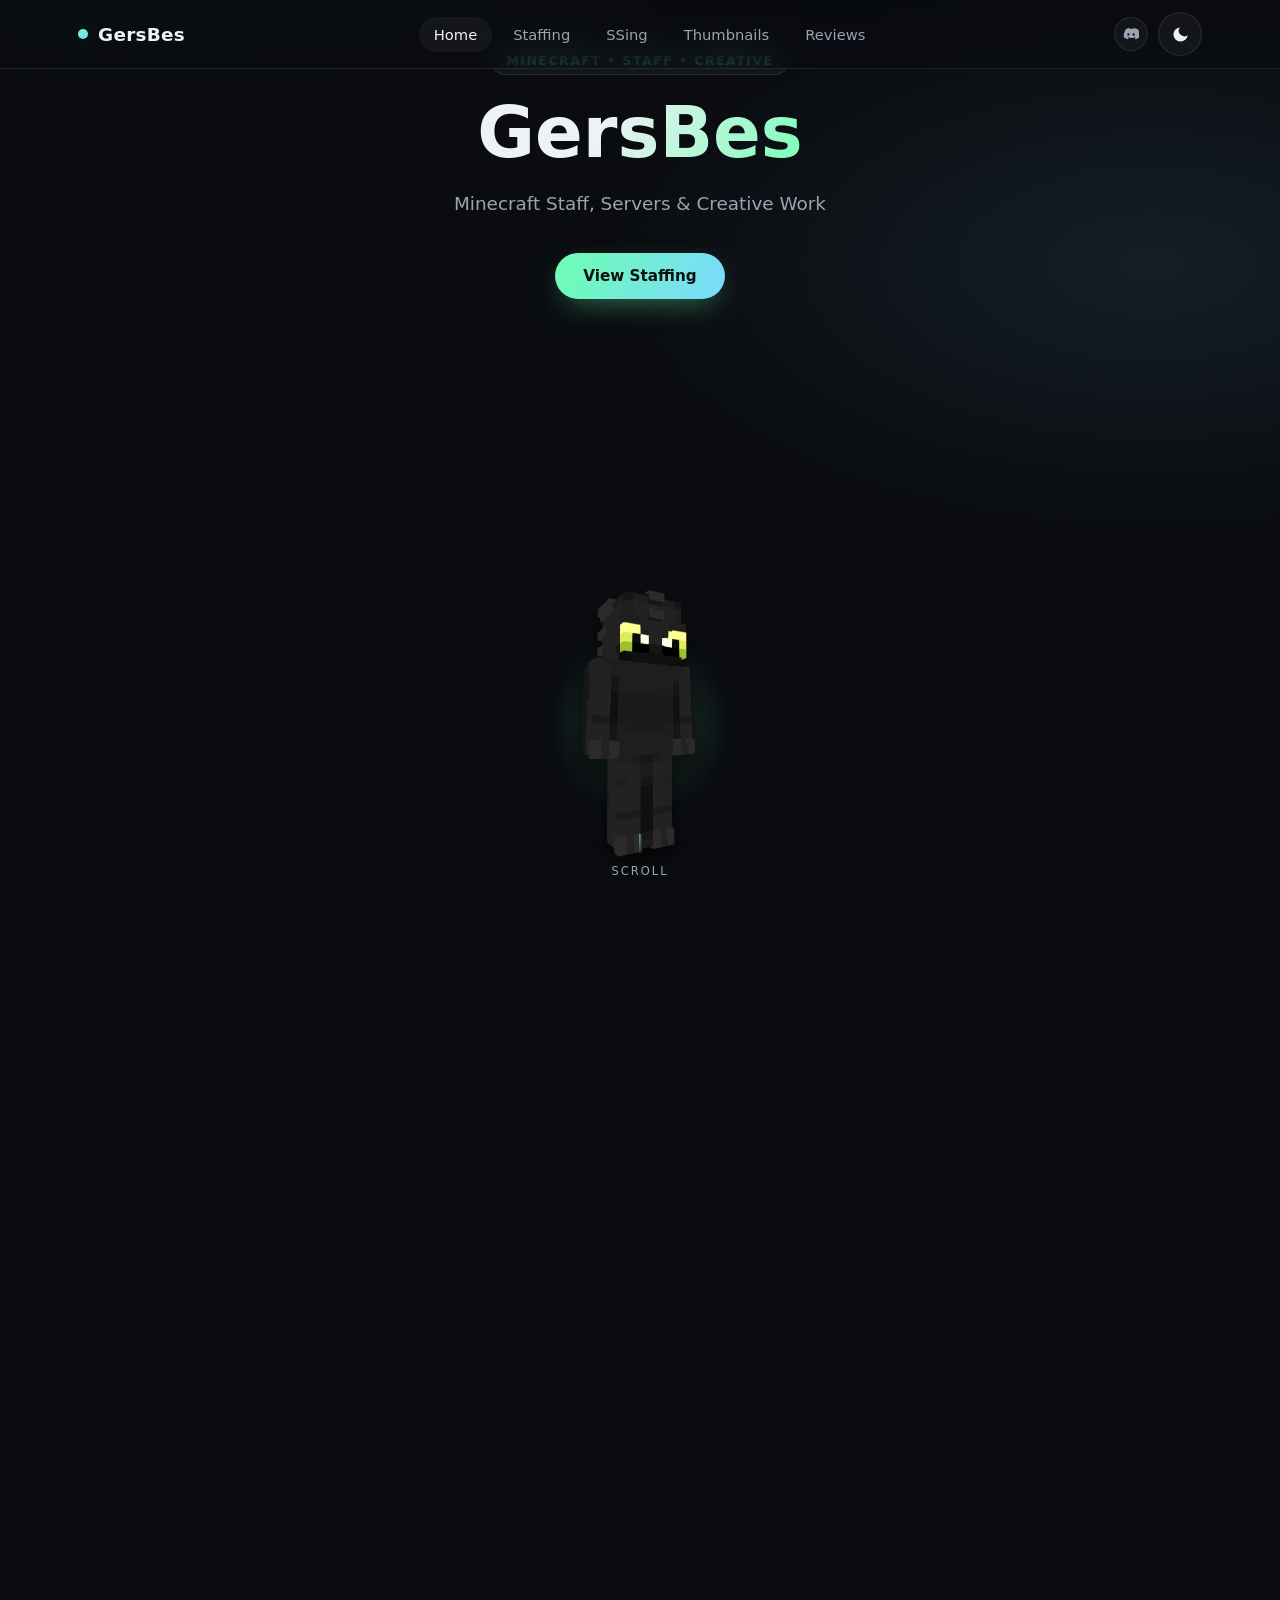
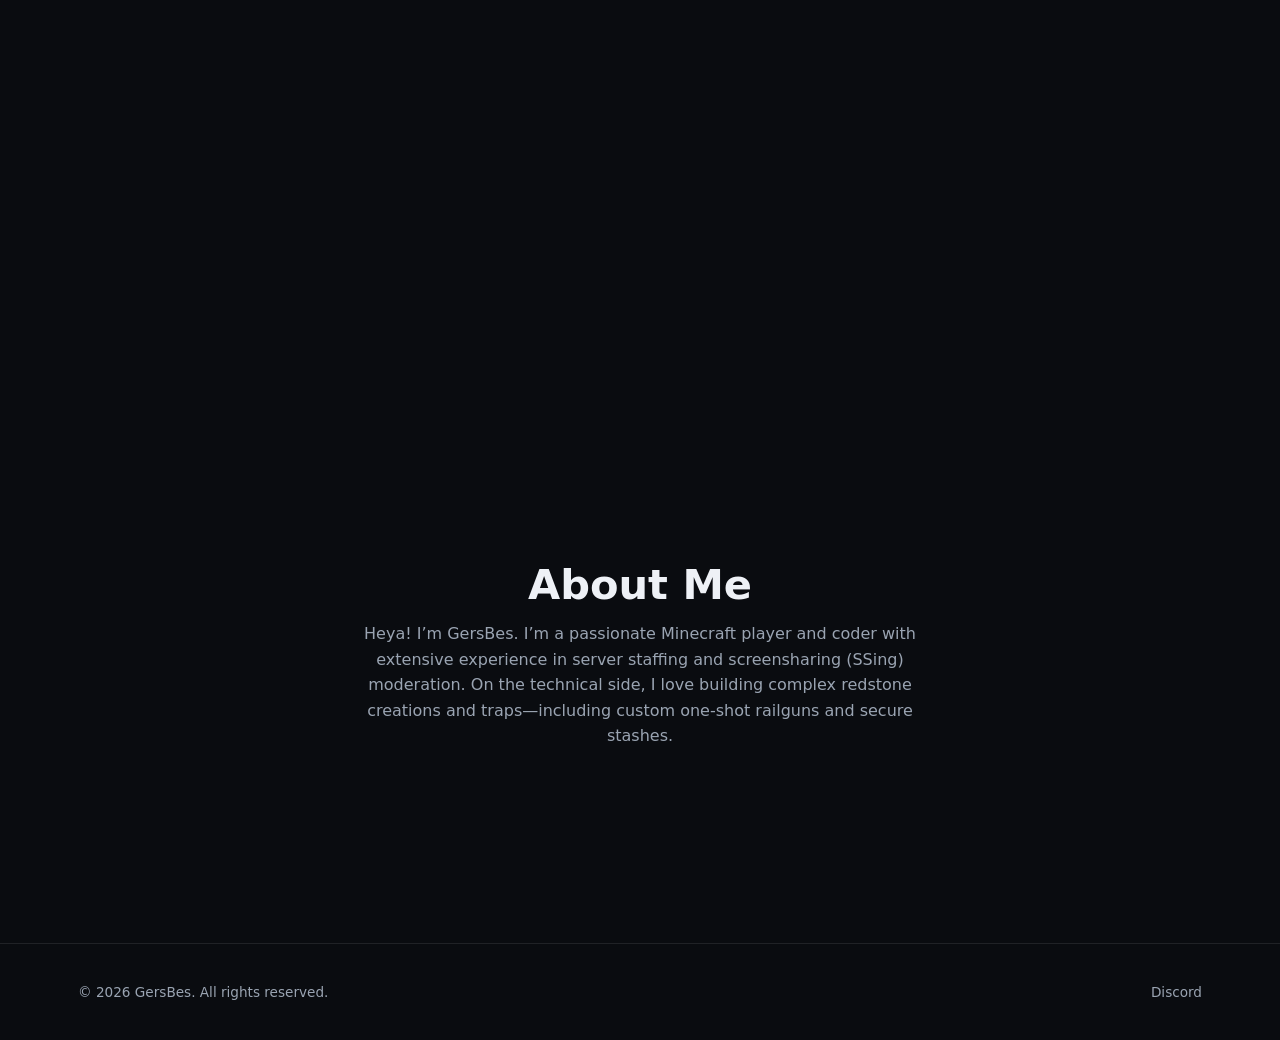
<file: index.html>
<!DOCTYPE html>
<html lang="en" data-theme="dark">
<head>
<meta charset="UTF-8">
<meta name="viewport" content="width=device-width, initial-scale=1.0">
<title>GersBes — Minecraft Staffing</title>
<link rel="icon" href="assets/icons/favicon.png">
<link rel="stylesheet" href="css/style.css">
</head>
<body data-page="index.html">

<header class="navbar" id="siteNav"></header>

<main>
  <section class="hero" id="heroSection">
    <div class="hero-pin" id="heroPin">
      <div class="container hero-inner">
        <div class="hero-heading reveal">
          <span class="hero-tag">Minecraft • Staff • Creative</span>
          <h1 class="hero-title" id="heroTitle">GersBes</h1>
          <p class="hero-subtitle" id="heroSubtitle">Minecraft Staff, Servers &amp; Creative Work</p>
          <a class="btn" id="heroBtn" href="staffing.html">View Staffing</a>
        </div>

        <div class="carousel-stage-wrap">
          <button class="arrow arrow-left" id="carouselPrev" type="button" aria-label="Previous">&#10094;</button>

          <div class="carousel-stage" id="carouselStage">
            <div class="skin-glow"></div>
            <div id="skin_container">
              <canvas id="skin_canvas"></canvas>
            </div>
            <div class="skin-shadow"></div>
          </div>

          <button class="arrow arrow-right" id="carouselNext" type="button" aria-label="Next">&#10095;</button>
        </div>

        <div class="carousel-dots-wrap" id="carouselDotsWrap">
          <div class="carousel-dots" id="carouselDots"></div>
        </div>

        <div class="grow-hint" id="growHint"><span></span>SCROLL</div>
      </div>
    </div>
  </section>

  <section id="about">
    <div class="container">
      <div class="section-head reveal">
        <h2 id="aboutTitle">About Me</h2>
        <p id="aboutText">Edit this text in content.js</p>
      </div>
    </div>
  </section>
</main>

<footer id="siteFooter"></footer>

<script src="js/lib/skinview3d.bundle.js"></script>
<script src="js/content.js"></script>
<script src="js/editor.js"></script>
<script src="js/main.js"></script>
</body>
</html>
</file>
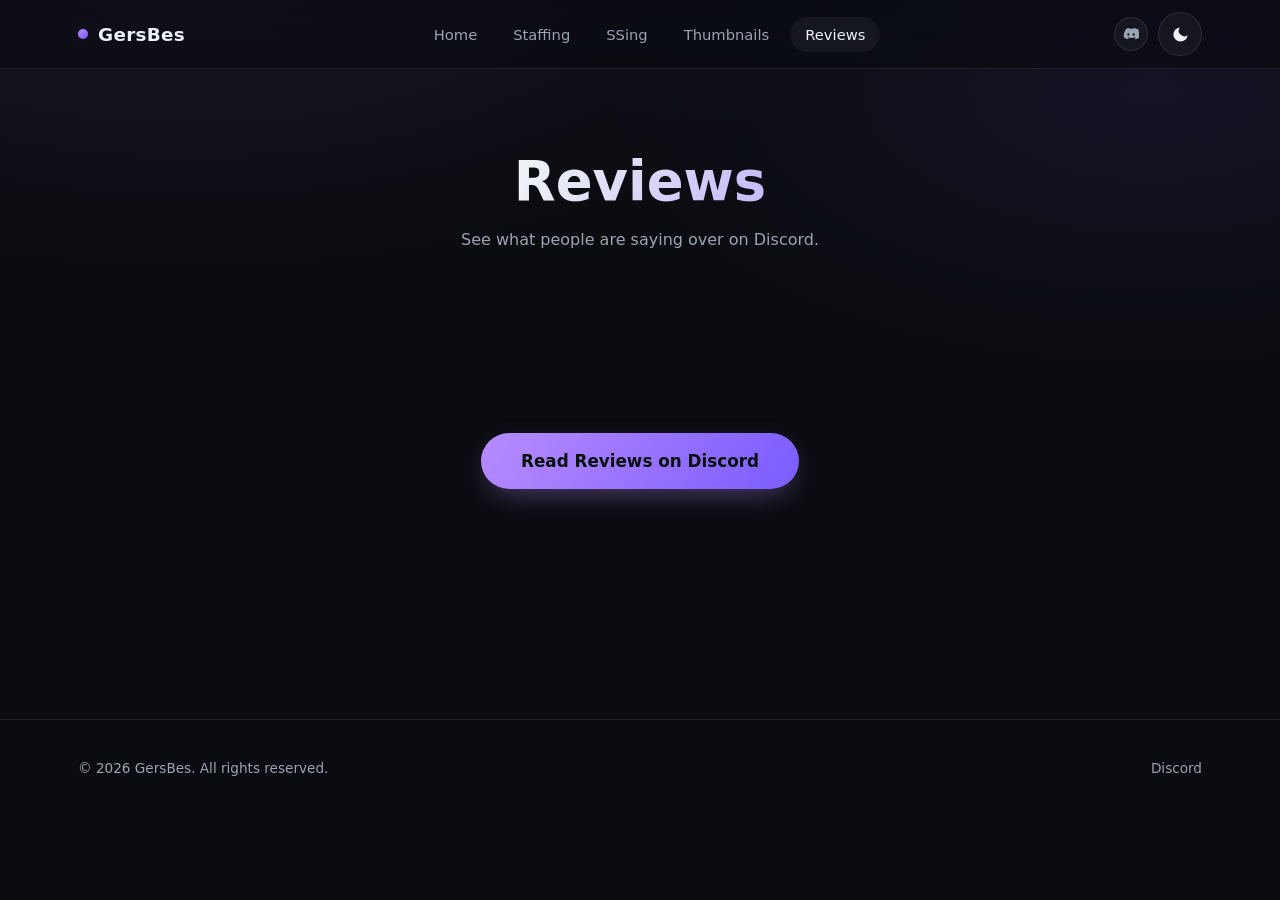
<file: reviews.html>
<!DOCTYPE html>
<html lang="en" data-theme="dark">
<head>
<meta charset="UTF-8">
<meta name="viewport" content="width=device-width, initial-scale=1.0">
<title>Reviews — GersBes</title>
<link rel="icon" href="assets/icons/favicon.png">
<link rel="stylesheet" href="css/style.css">
</head>
<body data-page="reviews.html">

<header class="navbar" id="siteNav"></header>

<main>
  <section class="page-header">
    <div class="container">
      <h1 id="pageTitle">Reviews</h1>
      <p id="pageIntro">What clients and server owners are saying.</p>
    </div>
  </section>

  <section>
    <div class="container">
      <div class="reviews-button-wrap reveal">
        <a class="btn btn-large" id="reviewsBtn" href="#" target="_blank" rel="noopener">Read Reviews on Discord</a>
      </div>
    </div>
  </section>
</main>

<footer id="siteFooter"></footer>

<script src="js/content.js"></script>
<script src="js/editor.js"></script>
<script src="js/main.js"></script>
</body>
</html>
</file>
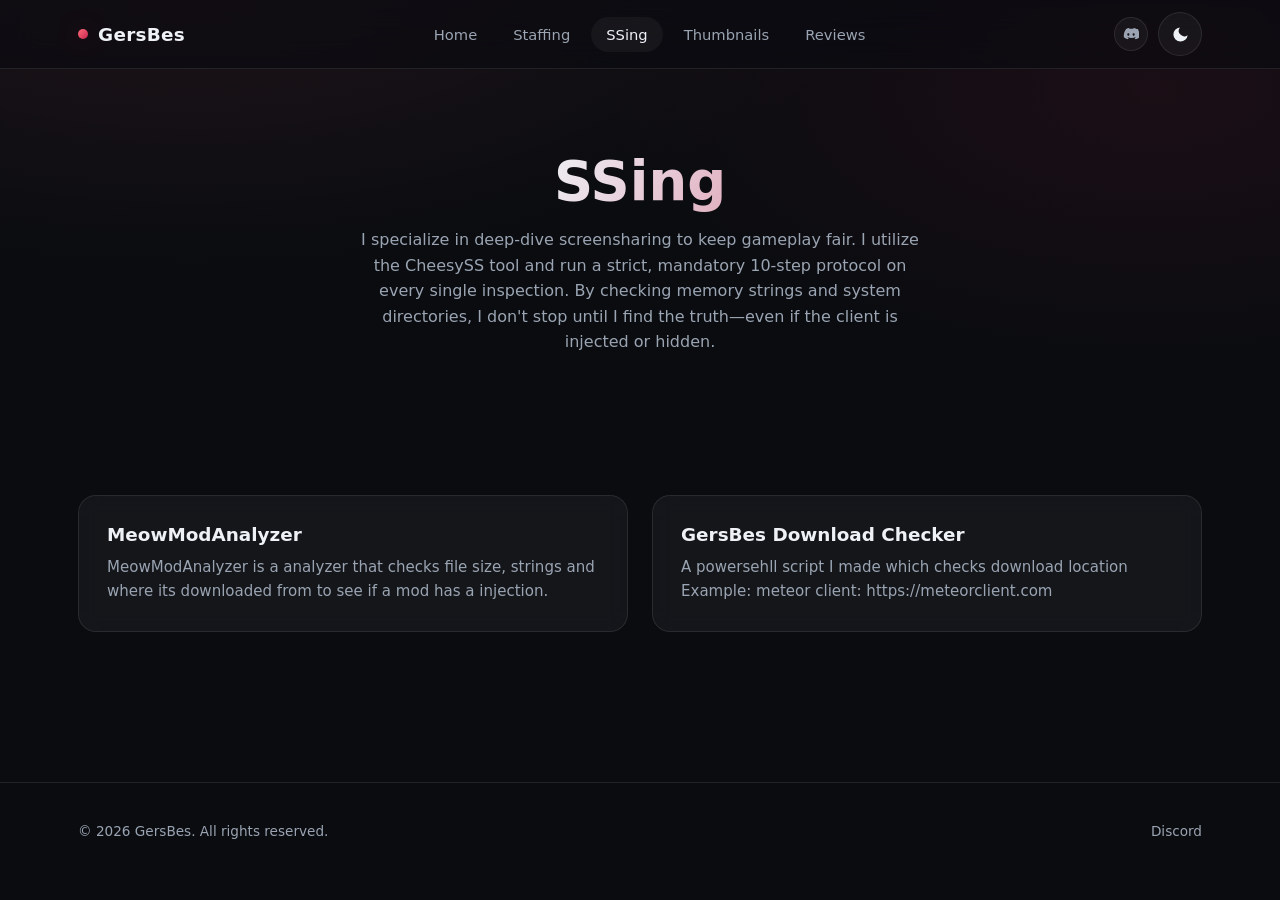
<file: ssing.html>
<!DOCTYPE html>
<html lang="en" data-theme="dark">
<head>
<meta charset="UTF-8">
<meta name="viewport" content="width=device-width, initial-scale=1.0">
<title>SSing — GersBes</title>
<link rel="icon" href="assets/icons/favicon.png">
<link rel="stylesheet" href="css/style.css">
</head>
<body data-page="ssing.html">

<header class="navbar" id="siteNav"></header>

<main>
  <section class="page-header">
    <div class="container">
      <h1 id="pageTitle">SSing</h1>
      <p id="pageIntro">Edit this text in content.js</p>
    </div>
  </section>

  <section>
    <div class="container">
      <div class="grid" id="ssingGrid"></div>
    </div>
  </section>
</main>

<footer id="siteFooter"></footer>

<script src="js/content.js"></script>
<script src="js/editor.js"></script>
<script src="js/main.js"></script>
</body>
</html>
</file>
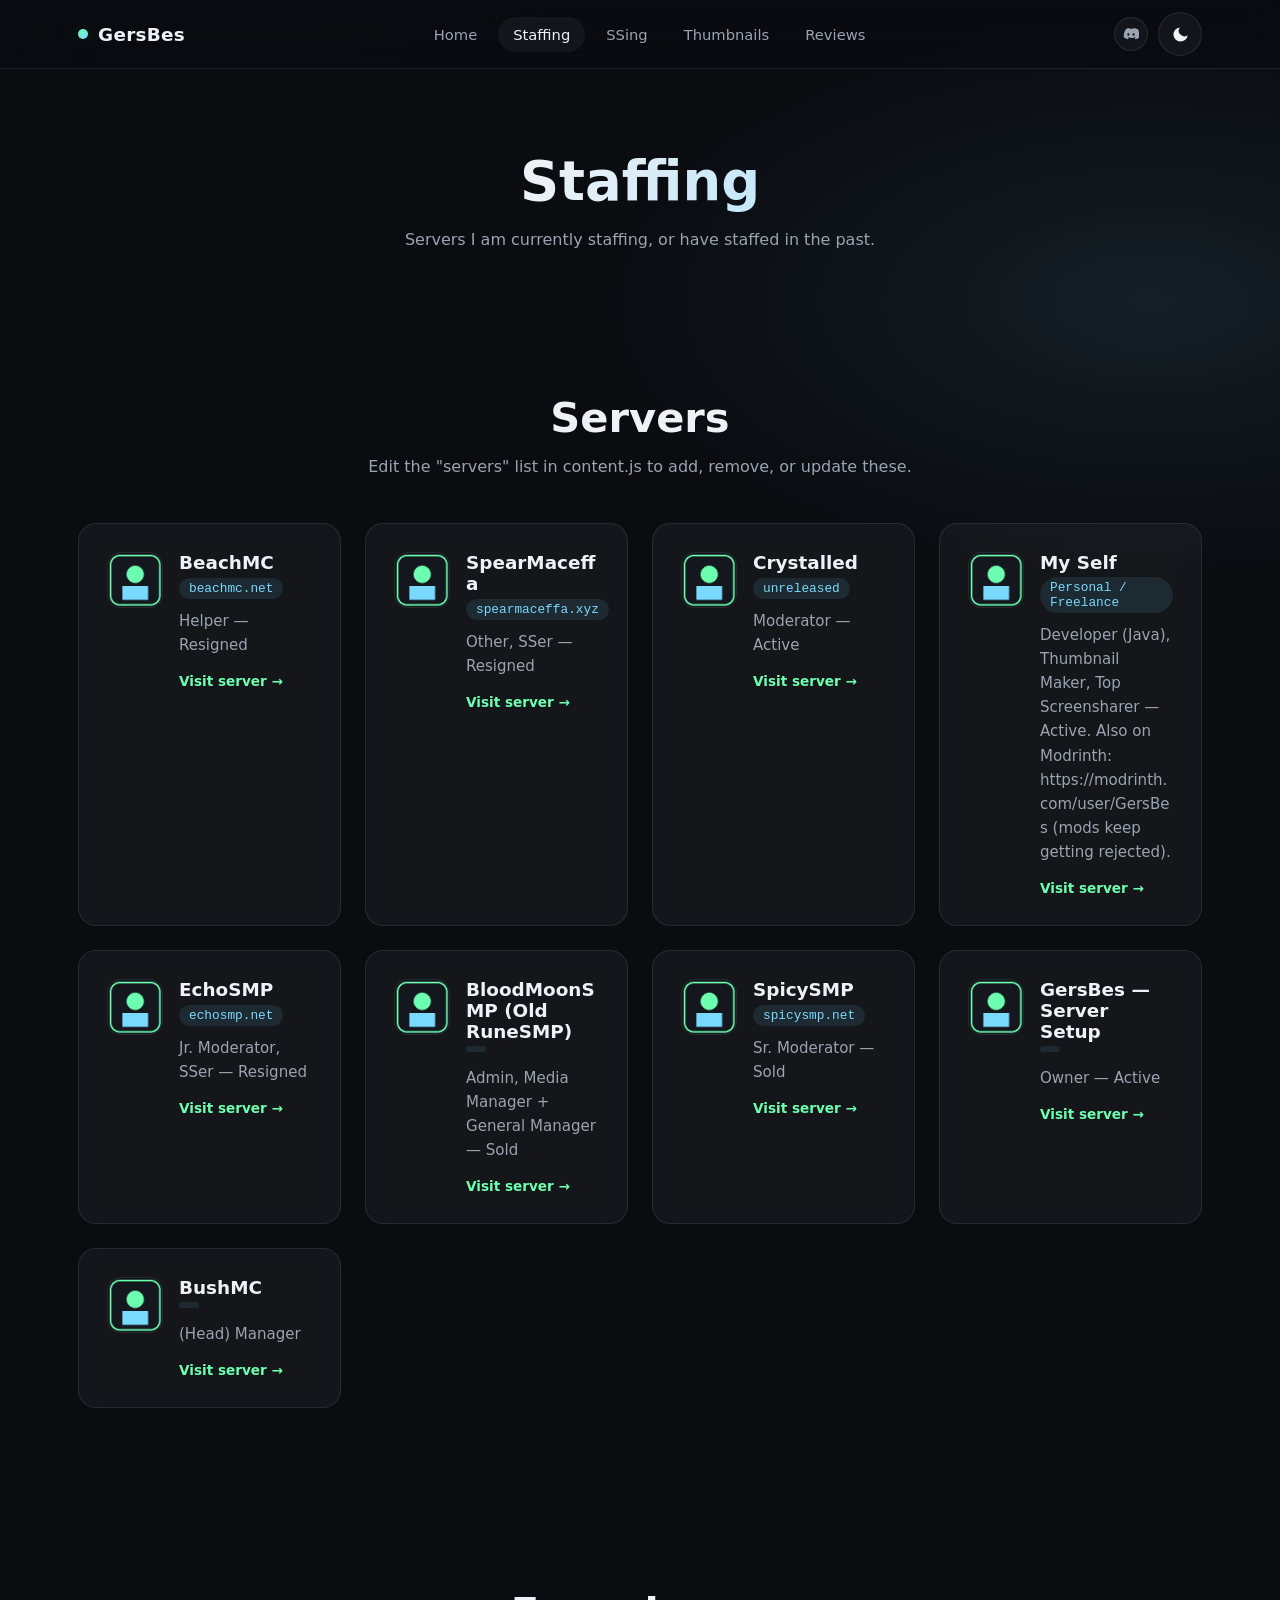
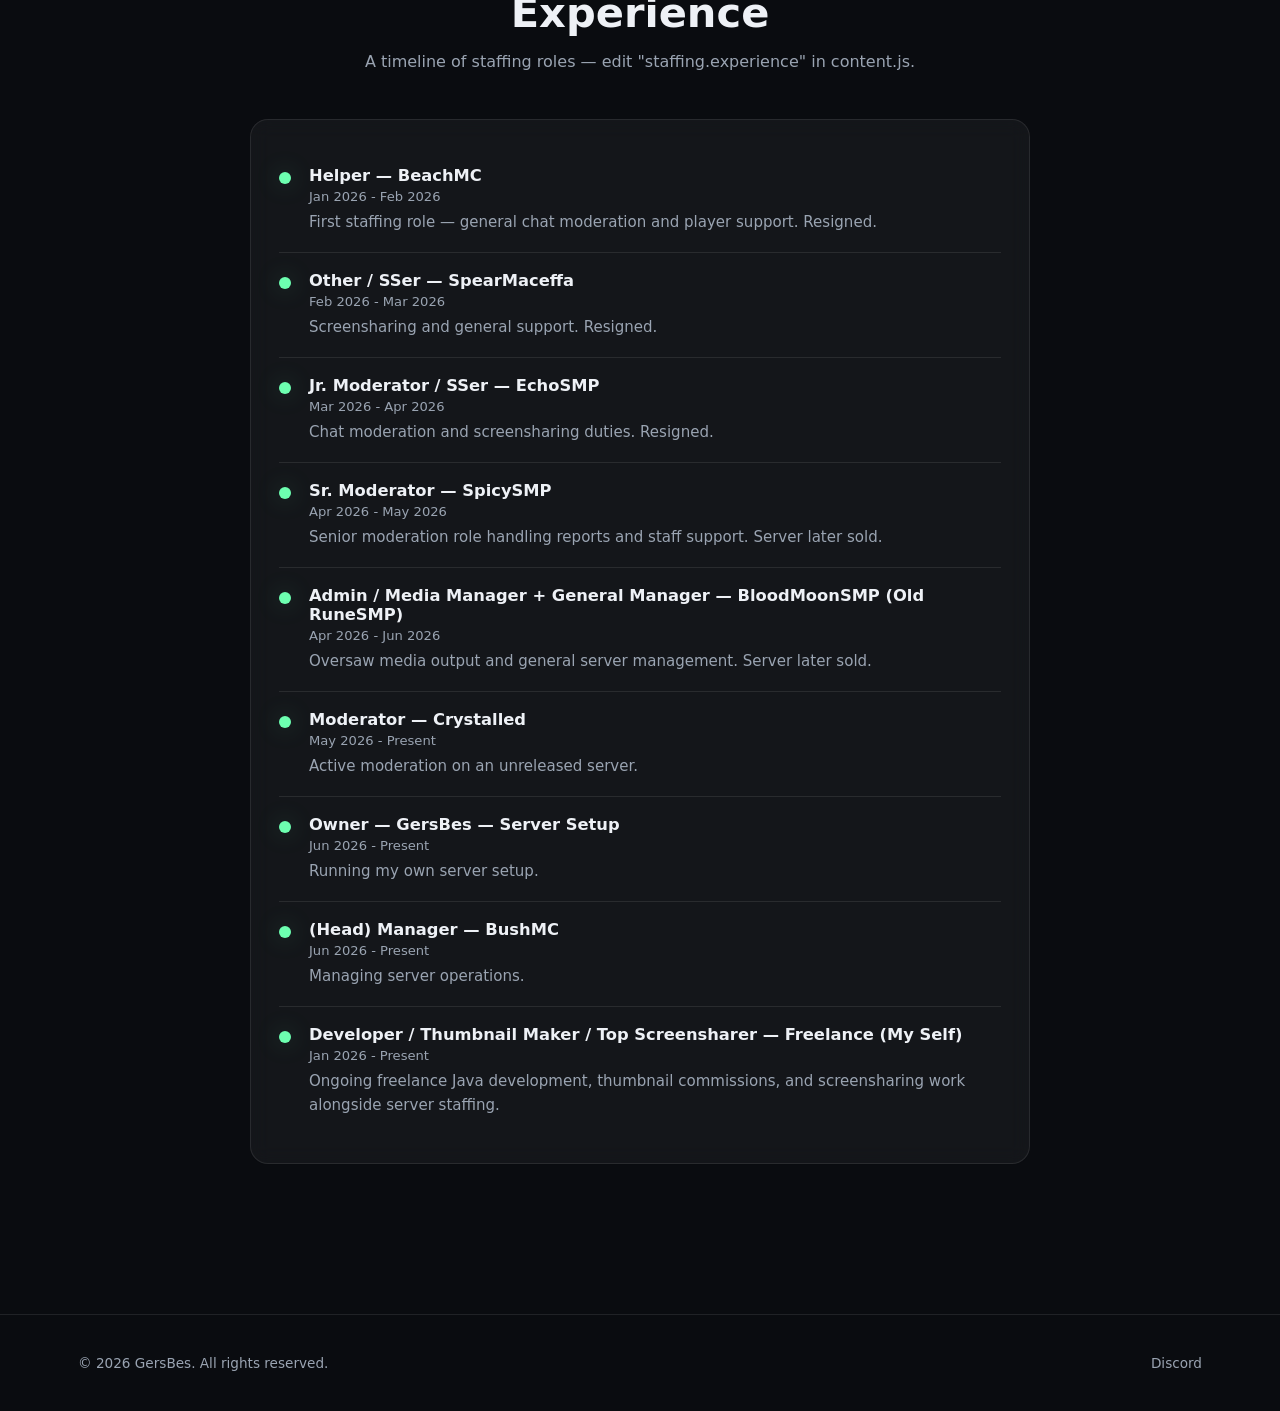
<file: staffing.html>
<!DOCTYPE html>
<html lang="en" data-theme="dark">
<head>
<meta charset="UTF-8">
<meta name="viewport" content="width=device-width, initial-scale=1.0">
<title>Staffing — GersBes</title>
<link rel="icon" href="assets/icons/favicon.png">
<link rel="stylesheet" href="css/style.css">
</head>
<body data-page="staffing.html">

<header class="navbar" id="siteNav"></header>

<main>
  <section class="page-header">
    <div class="container">
      <h1 id="pageTitle">Staffing</h1>
      <p id="pageIntro">Servers I currently staff or have staffed.</p>
    </div>
  </section>

  <section>
    <div class="container">
      <div class="section-head reveal">
        <h2>Servers</h2>
        <p>Edit the "servers" list in content.js to add, remove, or update these.</p>
      </div>
      <div class="grid" id="serverGrid"></div>
    </div>
  </section>

  <section>
    <div class="container">
      <div class="section-head reveal">
        <h2>Experience</h2>
        <p>A timeline of staffing roles — edit "staffing.experience" in content.js.</p>
      </div>
      <div class="card reveal" id="timelineList" style="max-width:780px;margin:0 auto;"></div>
    </div>
  </section>
</main>

<footer id="siteFooter"></footer>

<script src="js/content.js"></script>
<script src="js/editor.js"></script>
<script src="js/main.js"></script>
</body>
</html>
</file>
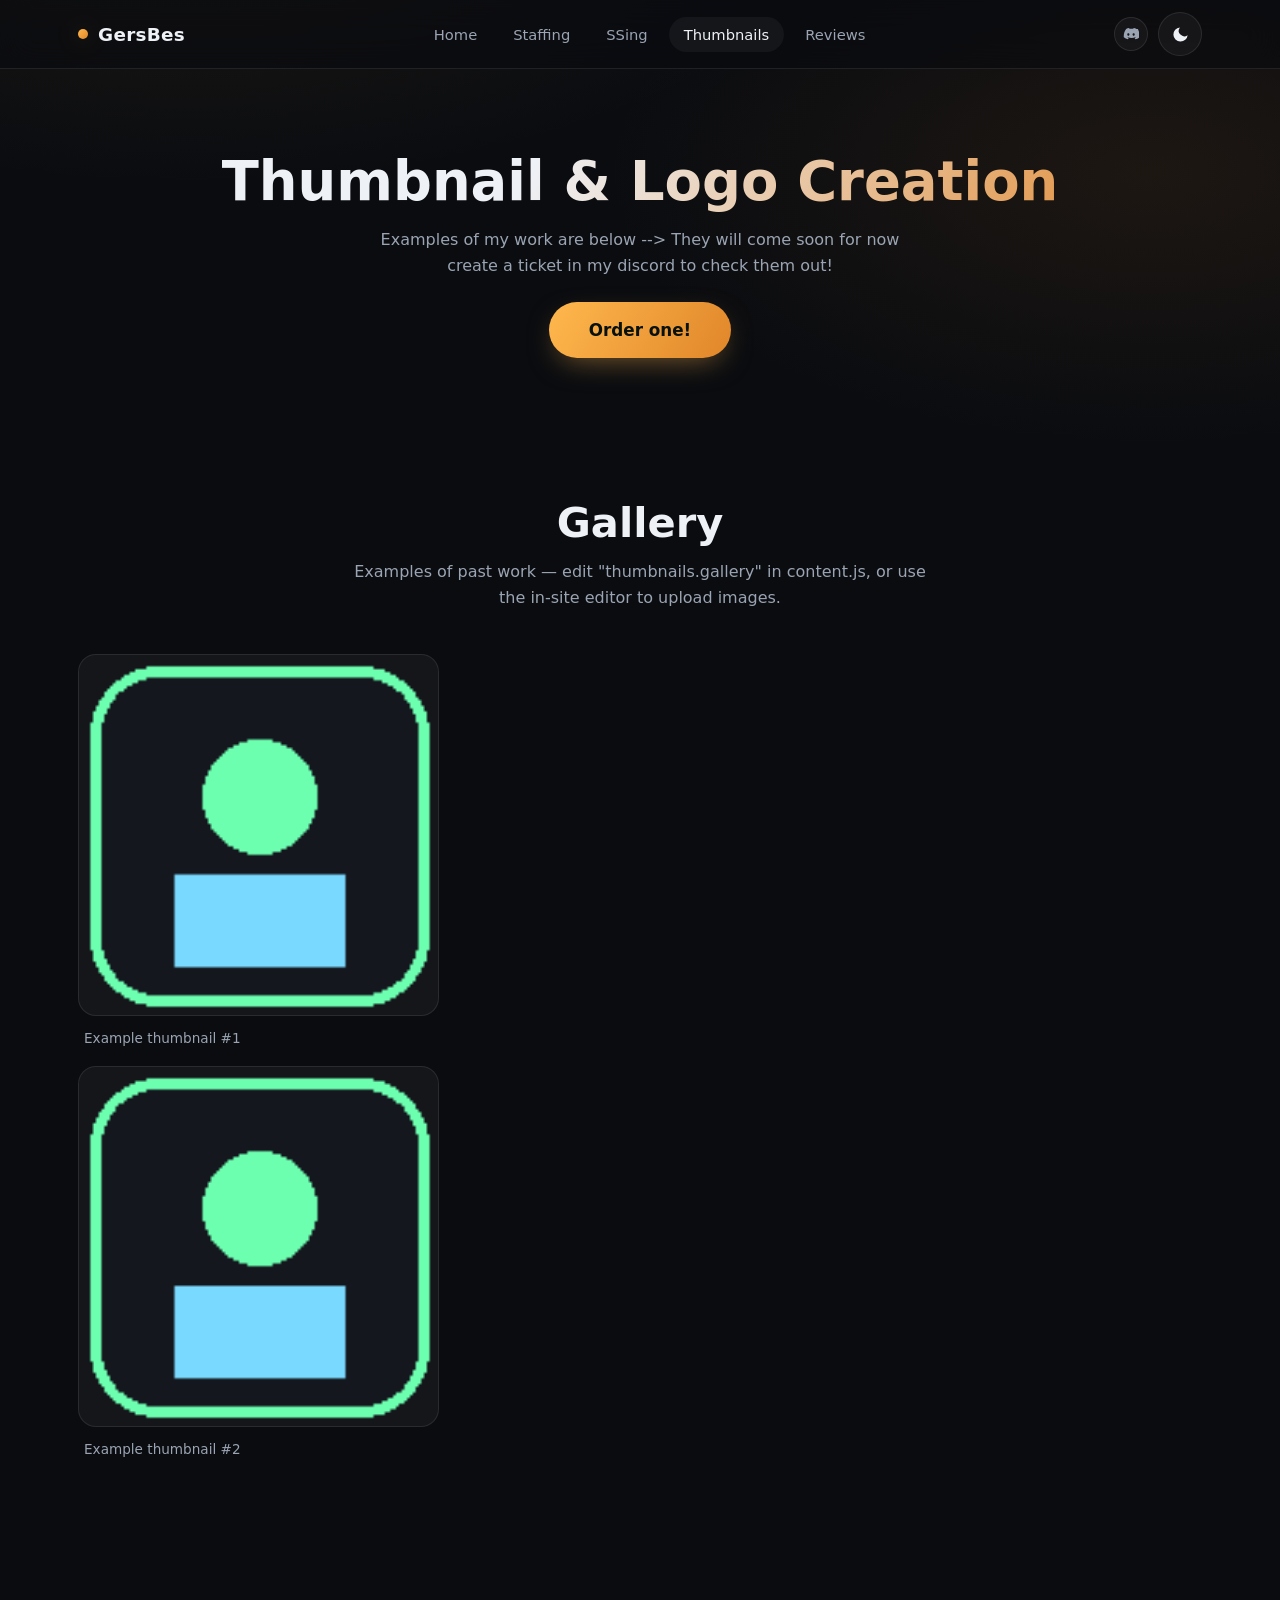
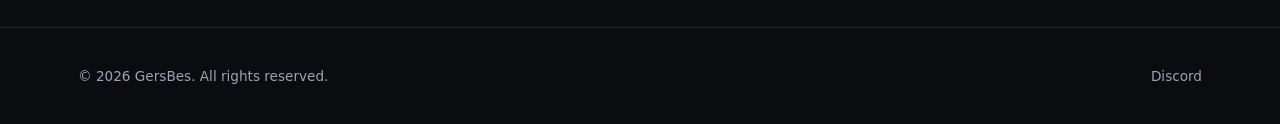
<file: thumbnails.html>
<!DOCTYPE html>
<html lang="en" data-theme="dark">
<head>
<meta charset="UTF-8">
<meta name="viewport" content="width=device-width, initial-scale=1.0">
<title>Thumbnails & Logos — GersBes</title>
<link rel="icon" href="assets/icons/favicon.png">
<link rel="stylesheet" href="css/style.css">
</head>
<body data-page="thumbnails.html">

<header class="navbar" id="siteNav"></header>

<main>
  <section class="page-header">
    <div class="container">
      <h1 id="pageTitle">Thumbnail &amp; Logo Creation</h1>
      <p id="pageIntro">Edit this text in content.js</p>
      <a class="btn btn-large" id="orderBtn" href="#" target="_blank" rel="noopener" style="margin-top:24px;">Order one!</a>
    </div>
  </section>

  <section>
    <div class="container">
      <div class="section-head reveal">
        <h2>Gallery</h2>
        <p>Examples of past work — edit "thumbnails.gallery" in content.js, or use the in-site editor to upload images.</p>
      </div>
      <div class="masonry-grid" id="galleryGrid"></div>
    </div>
  </section>
</main>

<footer id="siteFooter"></footer>

<script src="js/content.js"></script>
<script src="js/editor.js"></script>
<script src="js/main.js"></script>
</body>
</html>
</file>
<file: css/style.css>
/* ==========================================================================
   GersBes — Minecraft Staffing Site
   Design: dark-first, glassmorphic cards, neon accent glow, smooth reveal
   animations on scroll, light/dark toggle.
   ========================================================================== */

:root{
  --accent: #6dffb0;
  --accent-2: #7ad9ff;
  --accent-3: #b78bff;

  --bg: #0a0c10;
  --bg-2: #0f1319;
  --panel: rgba(255,255,255,0.045);
  --panel-border: rgba(255,255,255,0.09);
  --panel-hover: rgba(255,255,255,0.08);
  --text: #eef1f6;
  --text-dim: #9aa4b2;
  --shadow: rgba(0,0,0,0.45);
  --nav-bg: rgba(10,12,16,0.65);
  --glow: 0 0 24px color-mix(in srgb, var(--accent) 25%, transparent);
  --radius: 18px;
}

html[data-theme="light"]{
  --bg: #f4f6fb;
  --bg-2: #eaeef6;
  --panel: rgba(255,255,255,0.7);
  --panel-border: rgba(20,25,40,0.08);
  --panel-hover: rgba(255,255,255,0.9);
  --text: #12151c;
  --text-dim: #565f6f;
  --shadow: rgba(20,30,60,0.12);
  --nav-bg: rgba(244,246,251,0.7);
  --glow: 0 0 24px color-mix(in srgb, var(--accent) 18%, transparent);
}

*{ box-sizing:border-box; }
html{ scroll-behavior:smooth; }

body{
  margin:0;
  font-family:'Segoe UI', system-ui, -apple-system, 'Inter', Roboto, sans-serif;
  background:
    radial-gradient(1200px 600px at 15% -10%, color-mix(in srgb, var(--accent) 10%, transparent), transparent 60%),
    radial-gradient(1000px 500px at 90% 10%, color-mix(in srgb, var(--accent-2) 9%, transparent), transparent 55%),
    var(--bg);
  color:var(--text);
  min-height:100vh;
  transition:background-color .4s ease, color .4s ease;
  overflow-x:hidden;
}

a{ color:inherit; text-decoration:none; }
img{ max-width:100%; display:block; }
ul{ margin:0; padding:0; list-style:none; }

.container{
  max-width:1180px;
  margin:0 auto;
  padding:0 28px;
}

/* ---------------------------- NAVBAR ---------------------------- */
.navbar{
  position:fixed;
  top:0; left:0; right:0;
  z-index:100;
  backdrop-filter:blur(16px) saturate(140%);
  -webkit-backdrop-filter:blur(16px) saturate(140%);
  background:var(--nav-bg);
  border-bottom:1px solid var(--panel-border);
  transition:background-color .4s ease, border-color .4s ease;
}
.navbar .container{
  display:flex;
  align-items:center;
  justify-content:space-between;
  height:68px;
}
.brand{
  display:flex;
  align-items:center;
  gap:10px;
  font-weight:700;
  font-size:1.15rem;
  letter-spacing:.3px;
}
.brand-dot{
  width:10px; height:10px; border-radius:50%;
  background:linear-gradient(135deg, var(--accent), var(--accent-2));
  box-shadow:var(--glow);
}
.nav-links{
  display:flex;
  align-items:center;
  gap:6px;
}
.nav-links a{
  padding:9px 15px;
  border-radius:999px;
  font-size:.92rem;
  font-weight:500;
  color:var(--text-dim);
  transition:all .25s ease;
}
.nav-links a:hover, .nav-links a.active{
  color:var(--text);
  background:var(--panel);
}
.nav-right{
  display:flex;
  align-items:center;
  gap:10px;
}
.social-icons{ display:flex; gap:8px; }
.social-icons a{
  width:34px; height:34px;
  display:flex; align-items:center; justify-content:center;
  border-radius:50%;
  background:var(--panel);
  border:1px solid var(--panel-border);
  color:var(--text-dim);
  transition:all .25s ease;
}
.social-icons a:hover{
  color:var(--accent);
  border-color:var(--accent);
  transform:translateY(-2px);
  box-shadow:var(--glow);
}
.social-icons svg{ width:16px; height:16px; fill:currentColor; }

.theme-toggle{
  width:44px; height:44px;
  border-radius:50%;
  border:1px solid var(--panel-border);
  background:var(--panel);
  color:var(--text);
  cursor:pointer;
  display:flex; align-items:center; justify-content:center;
  transition:all .3s ease;
}
.theme-toggle:hover{ border-color:var(--accent); box-shadow:var(--glow); }
.theme-toggle svg{ width:19px; height:19px; }
.theme-toggle .sun{ display:none; }
html[data-theme="light"] .theme-toggle .moon{ display:none; }
html[data-theme="light"] .theme-toggle .sun{ display:block; }

.burger{
  display:none;
  width:40px; height:40px;
  border-radius:10px;
  border:1px solid var(--panel-border);
  background:var(--panel);
  color:var(--text);
  cursor:pointer;
  align-items:center;
  justify-content:center;
}

/* ---------------------------- HERO / SKIN ---------------------------- */
.hero{
  position:relative;
  padding:170px 0 90px;
  display:flex;
  align-items:center;
  gap:50px;
  min-height:92vh;
}
.hero .container{
  display:flex;
  align-items:center;
  justify-content:space-between;
  gap:40px;
  flex-wrap:wrap;
  width:100%;
}
.hero-text{ flex:1 1 420px; }
.hero-tag{
  display:inline-block;
  padding:6px 14px;
  border-radius:999px;
  background:var(--panel);
  border:1px solid var(--panel-border);
  color:var(--accent);
  font-size:.78rem;
  font-weight:700;
  letter-spacing:1.5px;
  text-transform:uppercase;
  margin-bottom:22px;
}
.hero-title{
  font-size:clamp(2.6rem, 6vw, 4.4rem);
  font-weight:800;
  line-height:1.05;
  margin:0 0 18px;
  background:linear-gradient(120deg, var(--text) 40%, var(--accent) 100%);
  -webkit-background-clip:text;
  background-clip:text;
  -webkit-text-fill-color:transparent;
}
.hero-subtitle{
  font-size:1.15rem;
  color:var(--text-dim);
  max-width:480px;
  margin-bottom:34px;
  line-height:1.6;
}
.btn{
  display:inline-flex;
  align-items:center;
  gap:8px;
  padding:14px 28px;
  border-radius:999px;
  background:linear-gradient(120deg, var(--accent), var(--accent-2));
  color:#08110c;
  font-weight:700;
  font-size:.95rem;
  border:none;
  cursor:pointer;
  transition:transform .25s ease, box-shadow .25s ease;
  box-shadow:0 10px 30px -10px color-mix(in srgb, var(--accent) 50%, transparent);
}
.btn:hover{ transform:translateY(-3px); box-shadow:0 16px 36px -8px color-mix(in srgb, var(--accent) 60%, transparent); }
.btn.secondary{
  background:var(--panel);
  color:var(--text);
  border:1px solid var(--panel-border);
  box-shadow:none;
}
.btn.secondary:hover{ border-color:var(--accent); color:var(--accent); }

.skin-glow{
  position:absolute;
  width:340px; height:340px;
  border-radius:50%;
  background:radial-gradient(circle, color-mix(in srgb, var(--accent) 22%, transparent), transparent 70%);
  filter:blur(10px);
  animation:pulseGlow 4.5s ease-in-out infinite;
}
@keyframes pulseGlow{
  0%,100%{ transform:scale(1); opacity:.8; }
  50%{ transform:scale(1.12); opacity:1; }
}


/* ---------------------------- SECTIONS ---------------------------- */
section{ padding:90px 0; position:relative; }
.section-head{ margin-bottom:44px; text-align:center; }
.section-head h2{
  font-size:clamp(1.8rem,3.6vw,2.6rem);
  font-weight:800;
  margin:0 0 12px;
}
.section-head p{
  color:var(--text-dim);
  max-width:600px;
  margin:0 auto;
  line-height:1.6;
}

.reveal{
  opacity:0;
  transform:translateY(36px);
  transition:opacity .7s cubic-bezier(.2,.7,.2,1), transform .7s cubic-bezier(.2,.7,.2,1);
}
.reveal.in-view{ opacity:1; transform:translateY(0); }

/* ---------------------------- CARDS / GRID ---------------------------- */
.grid{
  display:grid;
  grid-template-columns:repeat(auto-fit, minmax(250px,1fr));
  gap:24px;
}
.card{
  background:var(--panel);
  border:1px solid var(--panel-border);
  border-radius:var(--radius);
  padding:28px;
  backdrop-filter:blur(10px);
  transition:all .35s ease;
  position:relative;
  overflow:hidden;
}
.card::before{
  content:"";
  position:absolute; inset:0;
  background:linear-gradient(140deg, color-mix(in srgb, var(--accent) 8%, transparent), transparent 50%);
  opacity:0;
  transition:opacity .35s ease;
  pointer-events:none;
}
.card:hover{
  transform:translateY(-6px);
  border-color:color-mix(in srgb, var(--accent) 35%, transparent);
  box-shadow:0 20px 40px -20px var(--shadow);
}
.card:hover::before{ opacity:1; }
.card h3{ margin:0 0 10px; font-size:1.15rem; font-weight:700; }
.card p{ margin:0; color:var(--text-dim); font-size:.94rem; line-height:1.6; overflow-wrap:break-word; word-break:break-word; }
.card .card-link{
  display:inline-flex; align-items:center; gap:6px;
  margin-top:16px; font-size:.85rem; font-weight:700; color:var(--accent);
}

.server-card{ display:flex; gap:16px; align-items:flex-start; }
.server-icon{
  width:56px; height:56px;
  border-radius:14px;
  object-fit:cover;
  border:1px solid var(--panel-border);
  flex-shrink:0;
  background:var(--bg-2);
}
.server-info{ min-width:0; }
.server-info h3{ margin:0 0 4px; overflow-wrap:break-word; word-break:break-word; }
.server-address{
  display:inline-block;
  font-family:'Consolas', monospace;
  font-size:.8rem;
  color:var(--accent-2);
  background:color-mix(in srgb, var(--accent-2) 10%, transparent);
  padding:3px 10px;
  border-radius:999px;
  margin-bottom:10px;
}

.masonry-grid{
  columns:3 260px;
  column-gap:20px;
}
.masonry-item{
  break-inside:avoid;
  margin-bottom:20px;
  display:inline-block;
  width:100%;
}
.gallery-img{
  border-radius:var(--radius);
  overflow:hidden;
  border:1px solid var(--panel-border);
  background:var(--panel);
}
.gallery-img img{
  display:block;
  width:100%;
  height:auto;
  transition:transform .5s ease;
}
.gallery-img:hover img{ transform:scale(1.04); }
.gallery-caption{ padding:14px 6px 0; color:var(--text-dim); font-size:.85rem; }

.btn-large{
  padding:18px 40px;
  font-size:1.05rem;
}
.reviews-button-wrap{
  display:flex;
  justify-content:center;
  padding:40px 0 80px;
}

@media (max-width:900px){
  .masonry-grid{ columns:2 220px; }
}
@media (max-width:560px){
  .masonry-grid{ columns:1; }
}

.timeline-item{
  display:flex; gap:18px; padding:18px 0;
  border-bottom:1px solid var(--panel-border);
}
.timeline-item:last-child{ border-bottom:none; }
.timeline-dot{
  width:12px; height:12px; border-radius:50%;
  background:var(--accent);
  margin-top:6px; flex-shrink:0;
  box-shadow:var(--glow);
}
.timeline-item h4{ margin:0 0 4px; font-size:1.02rem; }
.timeline-item .meta{ color:var(--text-dim); font-size:.82rem; margin-bottom:6px; }

/* ---------------------------- PAGE HEADER (subpages) ---------------------------- */
.page-header{
  padding:150px 0 50px;
  text-align:center;
}
.page-header h1{
  font-size:clamp(2.2rem,5vw,3.4rem);
  font-weight:800;
  margin:0 0 14px;
  background:linear-gradient(120deg, var(--text) 40%, var(--accent-2) 100%);
  -webkit-background-clip:text; background-clip:text; -webkit-text-fill-color:transparent;
}
.page-header p{ color:var(--text-dim); max-width:560px; margin:0 auto; line-height:1.6; }

/* ---------------------------- FOOTER ---------------------------- */
footer{
  border-top:1px solid var(--panel-border);
  padding:40px 0;
  margin-top:60px;
}
footer .container{
  display:flex;
  justify-content:space-between;
  align-items:center;
  flex-wrap:wrap;
  gap:16px;
}
footer .foot-text{ color:var(--text-dim); font-size:.85rem; }

/* ---------------------------- MOBILE ---------------------------- */
@media (max-width:860px){
  .nav-links{
    position:fixed;
    top:68px; left:0; right:0;
    background:var(--nav-bg);
    backdrop-filter:blur(16px);
    flex-direction:column;
    align-items:stretch;
    padding:14px;
    gap:4px;
    border-bottom:1px solid var(--panel-border);
    transform:translateY(-140%);
    opacity:0;
    transition:all .3s ease;
  }
  .nav-links.open{ transform:translateY(0); opacity:1; }
  .nav-links a{ padding:12px 16px; text-align:center; }
  .burger{ display:flex; }
  .social-icons{ display:none; }
  .hero{ padding-top:130px; min-height:auto; }
}

/* ==========================================================================
   HERO CAROUSEL (grows on scroll, then reveals arrows/text/dots)
   ========================================================================== */
.hero{
  position:relative;
  min-height:230vh;
  padding:0;
  display:block;
}
.hero-pin{
  position:sticky;
  top:0;
  height:100vh;
  display:flex;
  align-items:center;
  overflow:hidden;
}
.hero-inner{
  display:flex;
  flex-direction:column;
  align-items:center;
  text-align:center;
  gap:8px;
  width:100%;
  padding-top:70px;
}
.hero-heading{ max-width:640px; }
.hero-heading .hero-subtitle{ margin-left:auto; margin-right:auto; }
.hero-heading .btn{ margin-bottom:4px; }

.carousel-stage-wrap{
  display:flex;
  align-items:center;
  justify-content:center;
  gap:22px;
  width:100%;
  margin-top:4px;
}
.arrow{
  width:52px; height:52px;
  flex-shrink:0;
  border-radius:50%;
  border:1px solid var(--panel-border);
  background:var(--panel);
  color:var(--text);
  font-size:1.3rem;
  cursor:pointer;
  display:flex; align-items:center; justify-content:center;
  transition:opacity .3s ease, border-color .25s ease, color .25s ease, transform .25s ease, box-shadow .25s ease;
  backdrop-filter:blur(10px);
  opacity:0;
}
.arrow:hover{
  border-color:var(--accent);
  color:var(--accent);
  transform:scale(1.08);
  box-shadow:var(--glow);
}
.arrow:active{ transform:scale(0.96); }

.carousel-stage{
  position:relative;
  width:440px;
  height:520px;
  display:flex;
  align-items:center;
  justify-content:center;
  transform-origin:center bottom;
  transform:scale(0.55);
  transition:transform .05s linear;
  perspective:1400px;
}
#skin_container{
  position:relative;
  width:100%;
  height:100%;
  cursor:grab;
  transform:rotateX(4deg);
  transform-style:preserve-3d;
  transition:opacity .32s cubic-bezier(.4,0,.2,1), filter .32s cubic-bezier(.4,0,.2,1);
  filter:blur(0px);
}
#skin_container:active{ cursor:grabbing; }
#skin_container.skin-swap{
  opacity:0;
  filter:blur(6px);
}
#skin_canvas{
  width:100% !important;
  height:100% !important;
  filter:
    drop-shadow(0 26px 20px rgba(0,0,0,0.42))
    drop-shadow(0 6px 8px rgba(0,0,0,0.3));
}
.skin-shadow{
  position:absolute;
  bottom:6%;
  left:50%;
  transform:translateX(-50%);
  width:46%;
  height:22px;
  border-radius:50%;
  background:radial-gradient(ellipse, rgba(0,0,0,0.5), transparent 72%);
  filter:blur(4px);
  z-index:-1;
  transition:opacity .32s ease;
}
#skin_container.skin-swap ~ .skin-shadow{ opacity:0; }

.carousel-dots-wrap{
  margin-top:8px;
  display:flex;
  justify-content:center;
  opacity:0;
  transition:opacity .3s ease;
}
.carousel-dots{
  display:flex;
  gap:8px;
}
.carousel-dots .dot{
  width:9px; height:9px;
  border-radius:50%;
  border:none;
  background:var(--panel-border);
  cursor:pointer;
  padding:0;
  transition:all .25s ease;
}
.carousel-dots .dot.active{
  background:linear-gradient(120deg, var(--accent), var(--accent-2));
  width:22px;
  border-radius:5px;
}

.grow-hint{
  position:absolute;
  bottom:22px;
  left:50%;
  transform:translateX(-50%);
  color:var(--text-dim);
  font-size:.72rem;
  letter-spacing:2px;
  text-transform:uppercase;
  display:flex;
  flex-direction:column;
  align-items:center;
  gap:8px;
  animation:bob 2.2s ease-in-out infinite;
  transition:opacity .3s ease;
}
.grow-hint span{
  width:1px; height:22px;
  background:linear-gradient(var(--accent), transparent);
}
@keyframes bob{
  0%,100%{ transform:translate(-50%,0); }
  50%{ transform:translate(-50%,8px); }
}

@media (max-width:720px){
  .hero{ min-height:190vh; }
  .hero-inner{ padding-top:100px; }
  .carousel-stage-wrap{ gap:8px; }
  .carousel-stage{ width:260px; height:340px; }
  .arrow{ width:40px; height:40px; font-size:1.05rem; }
}


/* ==========================================================================
   IN-SITE EDITOR
   ========================================================================== */
.brand{ display:flex; align-items:center; gap:10px; }
.brand-dot{
  width:10px; height:10px;
  padding:0;
  border:none;
  border-radius:50%;
  background:linear-gradient(135deg, var(--accent), var(--accent-2));
  box-shadow:var(--glow);
  cursor:pointer;
  transition:transform .2s ease, box-shadow .2s ease;
}
.brand-dot:hover{ transform:scale(1.5); }
.brand-name{ font-weight:700; font-size:1.15rem; letter-spacing:.3px; }

.gb-modal-overlay{
  position:fixed; inset:0;
  background:rgba(4,6,9,0.6);
  backdrop-filter:blur(6px);
  z-index:1000;
  display:flex;
  align-items:center;
  justify-content:center;
  padding:24px;
  animation:gbFadeIn .2s ease;
}
@keyframes gbFadeIn{ from{ opacity:0; } to{ opacity:1; } }

.gb-modal{
  width:100%;
  max-width:520px;
  max-height:82vh;
  overflow-y:auto;
  background:var(--bg-2);
  border:1px solid var(--panel-border);
  border-radius:var(--radius);
  padding:28px;
  box-shadow:0 30px 60px -20px rgba(0,0,0,0.5);
}
.gb-modal.gb-modal-wide{ max-width:680px; }
.gb-modal h2{ margin:0 0 6px; font-size:1.3rem; }
.gb-modal .gb-sub{ color:var(--text-dim); font-size:.85rem; margin:0 0 20px; }

.gb-field{ margin-bottom:16px; }
.gb-field label{
  display:block;
  font-size:.78rem;
  font-weight:700;
  text-transform:uppercase;
  letter-spacing:.6px;
  color:var(--text-dim);
  margin-bottom:6px;
}
.gb-field input[type="text"],
.gb-field input[type="password"],
.gb-field input[type="url"],
.gb-field input[type="number"],
.gb-field textarea,
.gb-field select{
  width:100%;
  padding:11px 14px;
  border-radius:10px;
  border:1px solid var(--panel-border);
  background:var(--panel);
  color:var(--text);
  font-size:.92rem;
  font-family:inherit;
  transition:border-color .2s ease;
}
.gb-field input:focus, .gb-field textarea:focus, .gb-field select:focus{
  outline:none;
  border-color:var(--accent);
}
.gb-field textarea{ min-height:90px; resize:vertical; }
.gb-field-row{ display:flex; gap:12px; }
.gb-field-row .gb-field{ flex:1; }

.gb-error{
  color:#ff8080;
  font-size:.82rem;
  margin:-6px 0 14px;
  min-height:1em;
}

.gb-actions{
  display:flex;
  gap:10px;
  justify-content:flex-end;
  margin-top:20px;
  flex-wrap:wrap;
}
.gb-btn{
  padding:10px 20px;
  border-radius:999px;
  font-weight:700;
  font-size:.88rem;
  border:1px solid var(--panel-border);
  background:var(--panel);
  color:var(--text);
  cursor:pointer;
  transition:all .2s ease;
}
.gb-btn:hover{ border-color:var(--accent); color:var(--accent); }
.gb-btn.gb-primary{
  background:linear-gradient(120deg, var(--accent), var(--accent-2));
  color:#08110c;
  border:none;
}
.gb-btn.gb-primary:hover{ opacity:.92; color:#08110c; }
.gb-btn.gb-danger{ color:#ff8080; }
.gb-btn.gb-danger:hover{ border-color:#ff8080; }
.gb-btn.gb-small{ padding:6px 14px; font-size:.78rem; }

.gb-list{ display:flex; flex-direction:column; gap:10px; margin-bottom:18px; }
.gb-list-item{
  display:flex;
  align-items:center;
  justify-content:space-between;
  gap:12px;
  padding:12px 14px;
  border-radius:12px;
  background:var(--panel);
  border:1px solid var(--panel-border);
}
.gb-list-item-text{ min-width:0; }
.gb-list-item-text strong{ display:block; font-size:.92rem; }
.gb-list-item-text span{
  display:block;
  font-size:.78rem;
  color:var(--text-dim);
  overflow:hidden;
  text-overflow:ellipsis;
  white-space:nowrap;
  max-width:280px;
}
.gb-list-item-actions{ display:flex; gap:6px; flex-shrink:0; }
.gb-icon-btn{
  width:30px; height:30px;
  border-radius:8px;
  border:1px solid var(--panel-border);
  background:transparent;
  color:var(--text-dim);
  cursor:pointer;
  display:flex; align-items:center; justify-content:center;
  transition:all .2s ease;
}
.gb-icon-btn:hover{ color:var(--accent); border-color:var(--accent); }
.gb-icon-btn.gb-danger:hover{ color:#ff8080; border-color:#ff8080; }

.gb-gate{
  text-align:center;
  padding:20px 0;
}
.gb-gate-title{
  font-size:1.8rem;
  font-weight:800;
  letter-spacing:1px;
  margin:0 0 24px;
}
.gb-unlock-btn{
  font-size:1rem;
  padding:14px 32px;
}

.gb-dash-grid{
  display:grid;
  grid-template-columns:1fr 1fr;
  gap:16px;
  margin-bottom:20px;
}
.gb-dash-card{
  background:var(--panel);
  border:1px solid var(--panel-border);
  border-radius:14px;
  padding:16px;
  display:flex;
  flex-direction:column;
  gap:10px;
}
.gb-dash-card-head{
  font-size:.72rem;
  font-weight:800;
  letter-spacing:1.4px;
  text-transform:uppercase;
  color:var(--accent);
}
.gb-mini-grid{
  display:grid;
  grid-template-columns:repeat(3, 1fr);
  gap:8px;
}
.gb-mini-card{
  display:flex;
  flex-direction:column;
  align-items:center;
  gap:4px;
  text-align:center;
}
.gb-mini-card strong{
  font-size:.68rem;
  font-weight:600;
  color:var(--text-dim);
  overflow:hidden;
  text-overflow:ellipsis;
  white-space:nowrap;
  max-width:100%;
}
.gb-mini-thumb{
  width:100%;
  aspect-ratio:1;
  border-radius:8px;
  background:var(--bg-2);
  border:1px solid var(--panel-border);
  overflow:hidden;
  display:flex;
  align-items:center;
  justify-content:center;
}
.gb-mini-thumb img{ width:100%; height:100%; object-fit:cover; }
.gb-mini-list{ display:flex; flex-direction:column; gap:4px; max-height:100px; overflow-y:auto; }
.gb-mini-row{
  font-size:.82rem;
  color:var(--text-dim);
  padding:4px 0;
  border-bottom:1px solid var(--panel-border);
}
.gb-mini-preview-btn{
  text-align:center;
  font-size:.82rem;
  padding:10px 14px;
}

.gb-dash-utility{
  display:flex;
  flex-wrap:wrap;
  gap:8px;
  padding-top:16px;
  border-top:1px solid var(--panel-border);
}

.gb-hint{
  font-size:.78rem;
  color:var(--text-dim);
  margin-top:-8px;
  margin-bottom:16px;
  line-height:1.5;
}


@media (max-width:640px){
  .gb-dash-grid{ grid-template-columns:1fr; }
}
</file>
